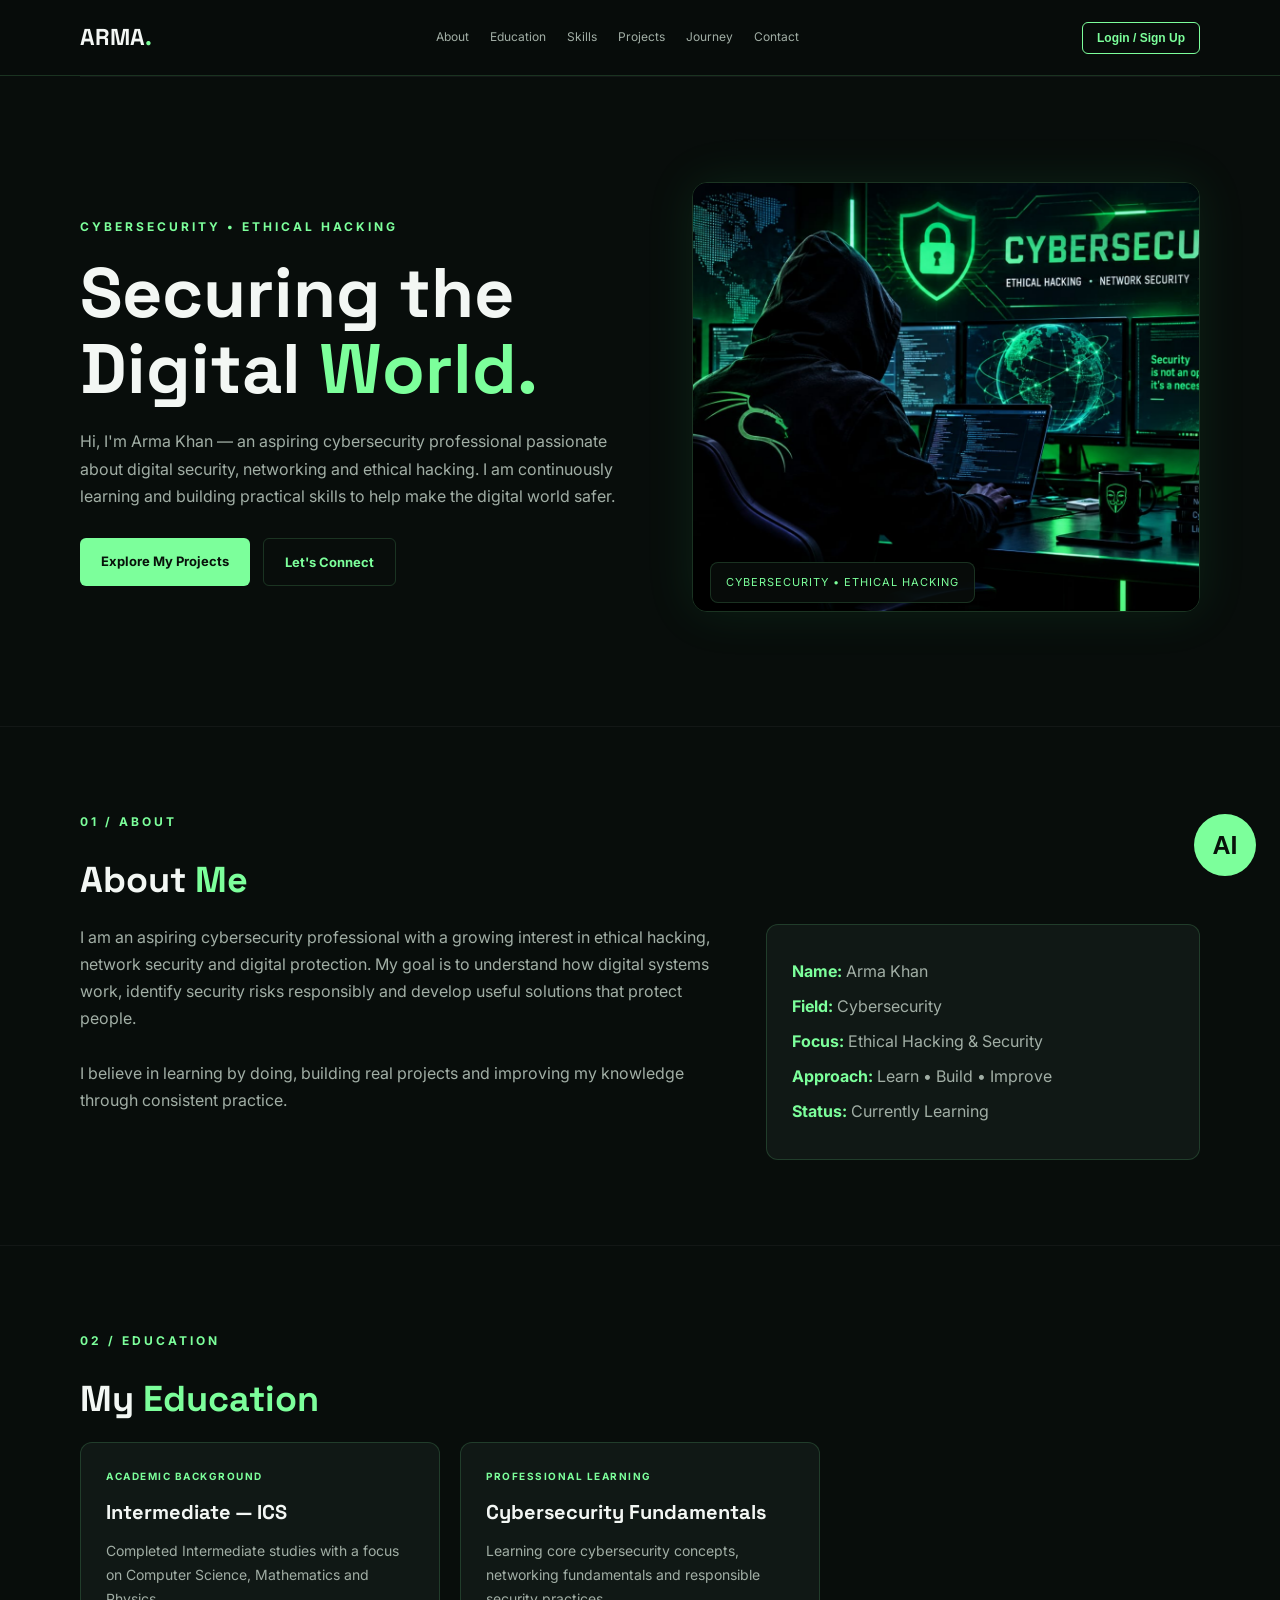
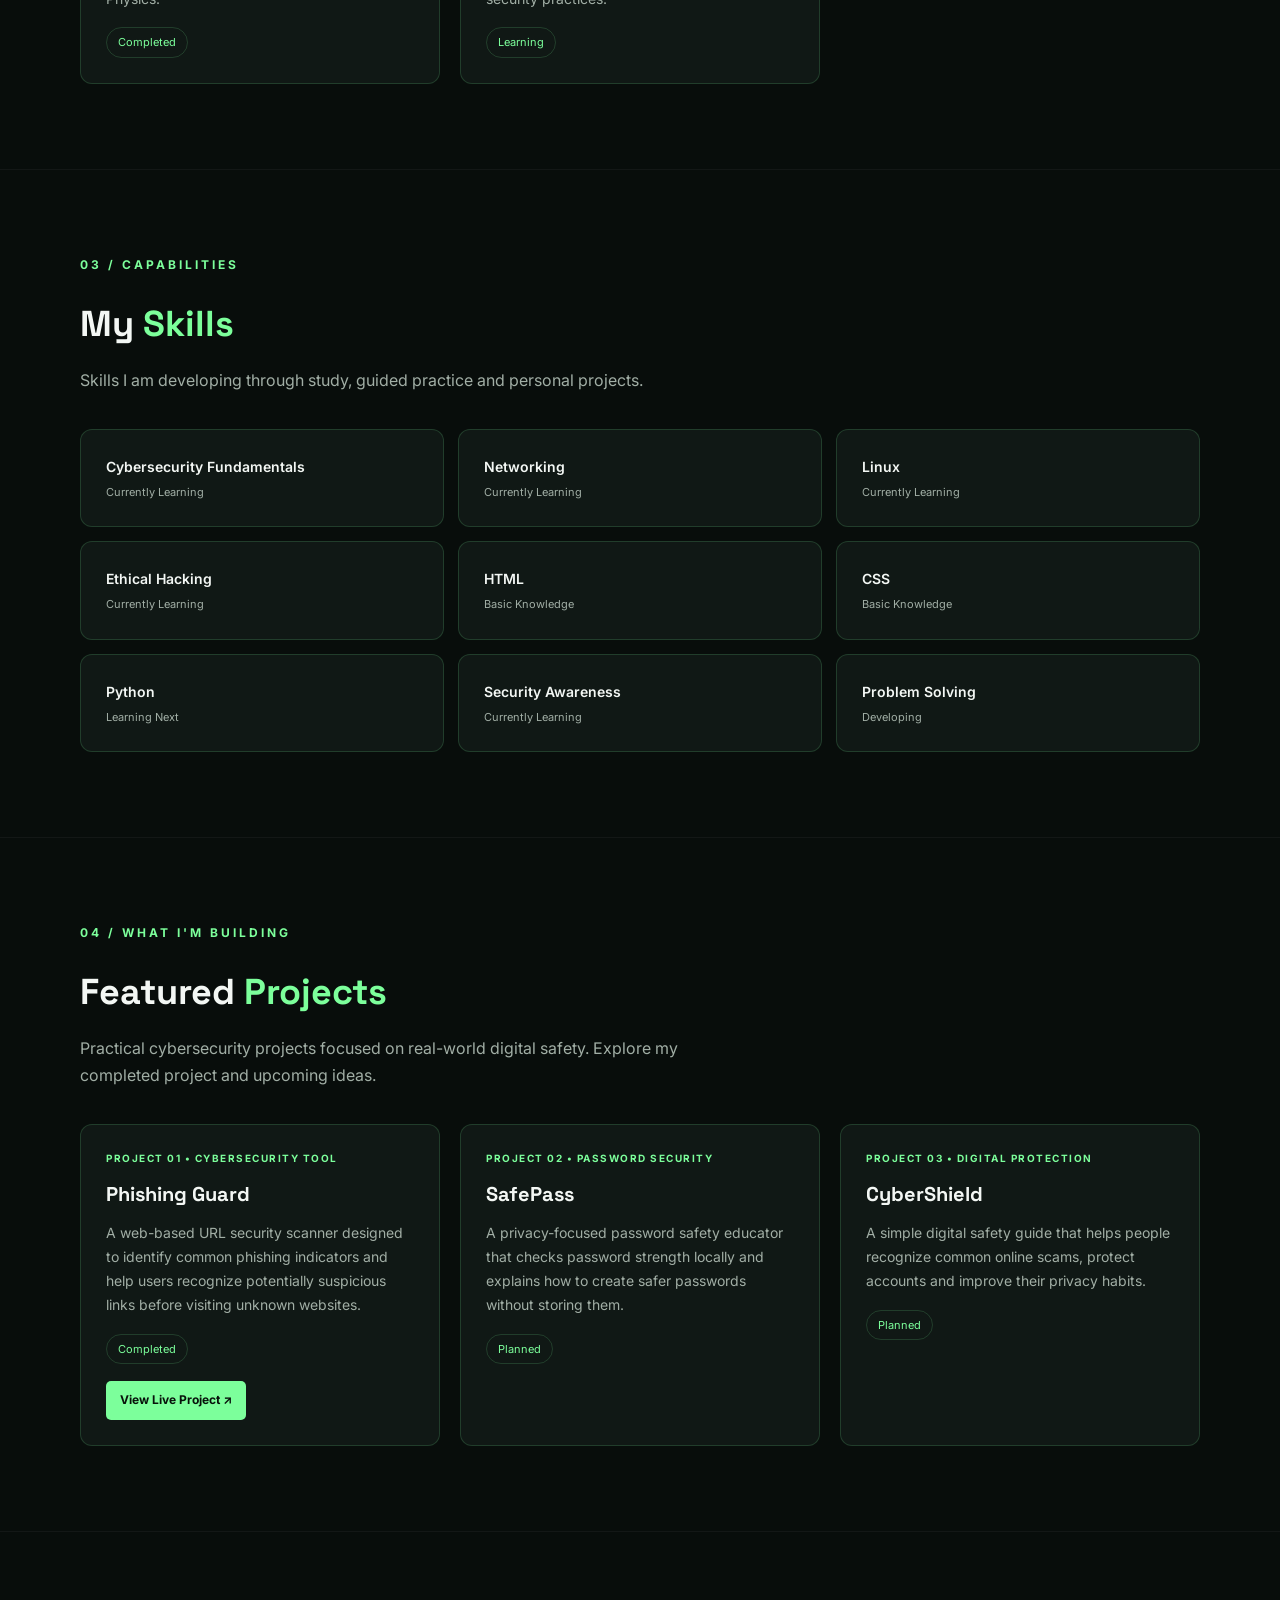
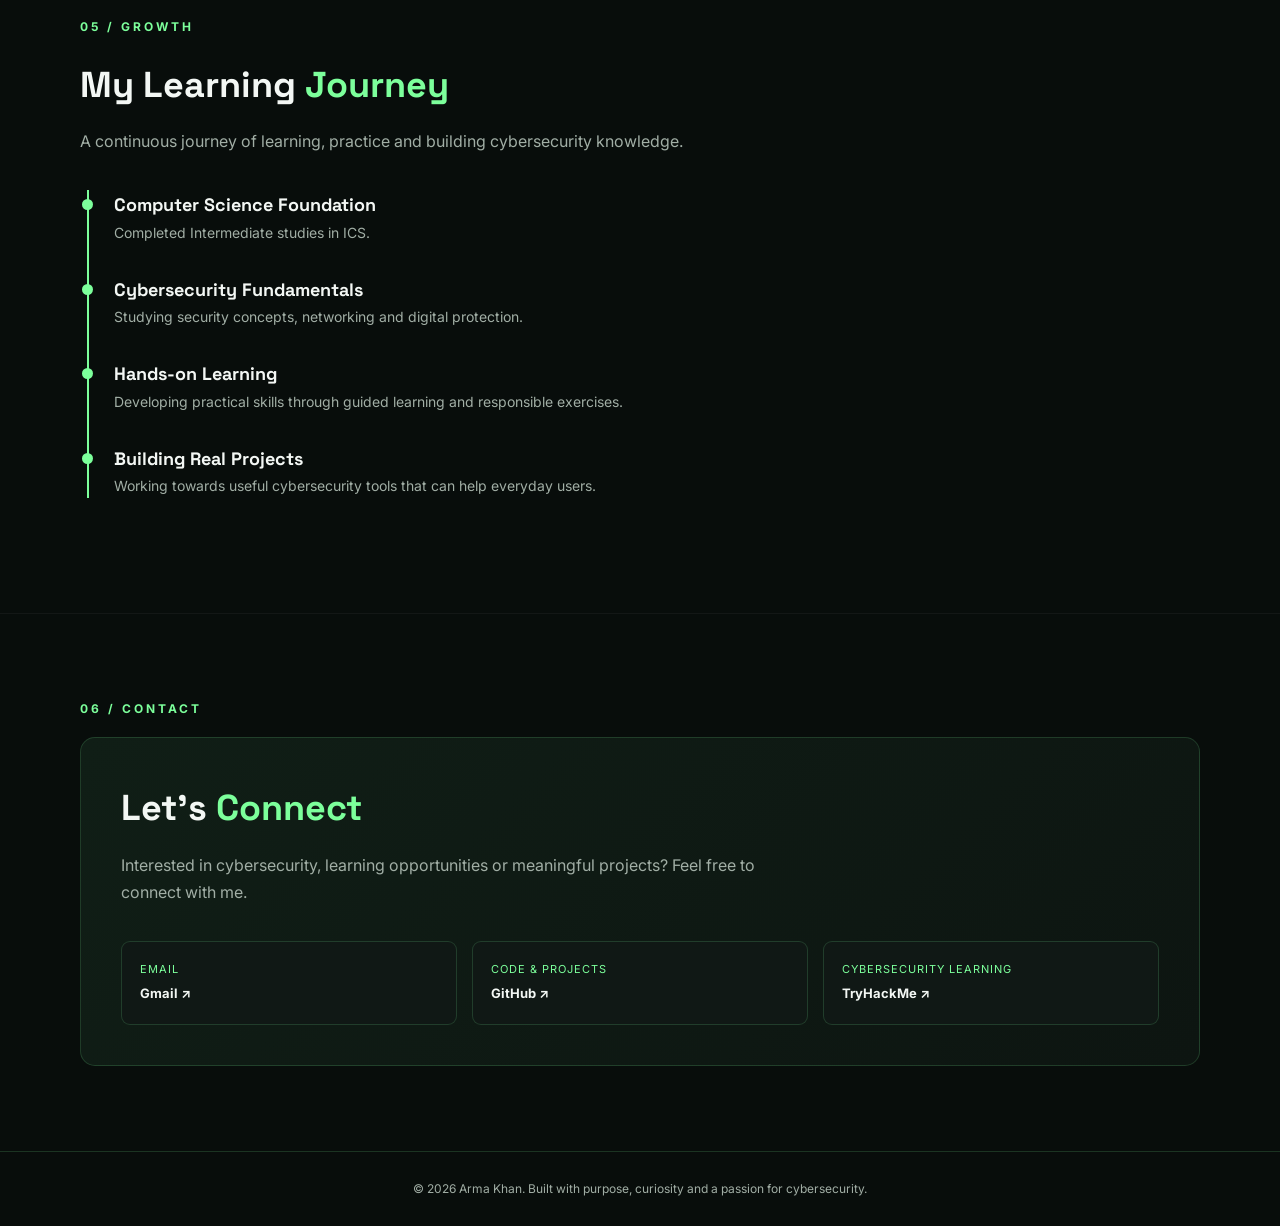
<file: index.html>
<!DOCTYPE html>
<html lang="en">
<head>
<meta charset="UTF-8">
<meta name="viewport" content="width=device-width, initial-scale=1.0">
<title>Arma Khan | Cybersecurity Portfolio</title>
<link href="https://fonts.googleapis.com/css2?family=Inter:wght@400;500;600;700;800&family=Space+Grotesk:wght@400;500;600;700&display=swap" rel="stylesheet">
<style>
:root{--bg:#080d0b;--panel:#101815;--green:#7cff9b;--muted:#a1aea5;--white:#f3f7f4;--border:rgba(124,255,155,.16)}
*{margin:0;padding:0;box-sizing:border-box;scroll-behavior:smooth}
body{background:var(--bg);color:var(--white);font-family:Inter,sans-serif;line-height:1.7}
a{text-decoration:none;color:inherit}.container{width:min(1120px,90%);margin:auto}
header{position:sticky;top:0;z-index:99;background:rgba(8,13,11,.95);backdrop-filter:blur(14px);border-bottom:1px solid var(--border)}
nav{min-height:75px;display:flex;align-items:center;justify-content:space-between;gap:20px}
.logo{font-family:"Space Grotesk";font-size:23px;font-weight:700}.logo span,.green{color:var(--green)}
.nav-links{display:flex;gap:21px;list-style:none;font-size:12px;color:var(--muted)}
.nav-links a:hover{color:var(--green)}.login-nav{border:1px solid var(--green);color:var(--green);padding:8px 14px;border-radius:6px;font-size:12px;font-weight:700;cursor:pointer;background:transparent}
.login-nav:hover{background:var(--green);color:#08120b}
.hero{min-height:650px;display:grid;grid-template-columns:1.05fr .95fr;align-items:center;gap:50px;padding:75px 0}
.eyebrow{color:var(--green);font-size:12px;letter-spacing:3px;font-weight:700;text-transform:uppercase;margin-bottom:18px}
h1,h2,h3{font-family:"Space Grotesk",sans-serif}.hero h1{font-size:clamp(43px,6vw,70px);line-height:1.08;margin-bottom:22px}.hero h1 span{color:var(--green)}
.hero p{color:var(--muted);margin-bottom:28px;max-width:540px}
.hero-image{position:relative}.hero-image img{width:100%;height:430px;object-fit:cover;border-radius:15px;border:1px solid var(--border);box-shadow:0 0 50px rgba(53,216,117,.10)}
.image-label{position:absolute;bottom:18px;left:18px;background:rgba(8,13,11,.9);border:1px solid var(--border);padding:10px 15px;border-radius:8px;color:var(--green);font-size:11px;letter-spacing:1px}
.buttons{display:flex;flex-wrap:wrap;gap:13px}.btn{display:inline-block;padding:12px 21px;border-radius:6px;font-size:13px;font-weight:700;transition:.2s}
.primary{background:var(--green);color:#08120b}.secondary{border:1px solid var(--border);color:var(--green)}.btn:hover{transform:translateY(-3px)}
section{padding:85px 0;border-top:1px solid rgba(255,255,255,.045)}.section-title{font-size:36px;margin-bottom:12px}
.section-intro{color:var(--muted);max-width:650px;margin-bottom:35px}
.about-grid{display:grid;grid-template-columns:1.2fr .8fr;gap:35px}.about-text{color:var(--muted)}
.info-card,.card,.skill-card{background:var(--panel);border:1px solid var(--border);border-radius:12px;padding:25px}
.info-card p{color:var(--muted);margin:8px 0}.info-card strong{color:var(--green)}
.grid{display:grid;grid-template-columns:repeat(3,1fr);gap:20px}.card{transition:.25s}.card:hover,.skill-card:hover{transform:translateY(-5px);border-color:var(--green)}
.card h3{font-size:20px;margin:10px 0}.card p{color:var(--muted);font-size:14px}
.card-tag{font-size:10px;letter-spacing:1.5px;color:var(--green);font-weight:700;text-transform:uppercase}
.status{display:inline-block;margin-top:17px;color:var(--green);font-size:11px;border:1px solid var(--border);padding:5px 11px;border-radius:20px}
.project-link{display:inline-block;margin-top:17px;padding:9px 14px;background:var(--green);color:#08120b;font-size:12px;font-weight:700;border-radius:5px}
.skills-grid{display:grid;grid-template-columns:repeat(3,1fr);gap:14px}.skill-card{font-size:14px;font-weight:600}
.skill-card span{display:block;color:var(--muted);font-size:11px;font-weight:400;margin-top:4px}
.timeline{border-left:2px solid var(--green);padding-left:25px;margin-left:7px}.timeline-item{position:relative;margin-bottom:30px}
.timeline-item:before{content:"";position:absolute;left:-32px;top:9px;width:11px;height:11px;background:var(--green);border-radius:50%}
.timeline-item h3{font-size:18px}.timeline-item p{color:var(--muted);font-size:14px}
.contact-box{background:linear-gradient(135deg,#101e16,#0d1511);border:1px solid var(--border);padding:40px;border-radius:15px}
.contact-links{display:grid;grid-template-columns:repeat(3,1fr);gap:15px;margin-top:25px}
.contact-link{padding:18px;background:var(--panel);border:1px solid var(--border);border-radius:9px}
.contact-link span{display:block;color:var(--green);font-size:11px;text-transform:uppercase;letter-spacing:1px}
.contact-link strong{font-size:13px;overflow-wrap:anywhere}
footer{padding:27px 0;text-align:center;color:var(--muted);font-size:12px;border-top:1px solid var(--border)}
.chat-launcher{position:fixed;right:24px;bottom:24px;z-index:200;width:62px;height:62px;border:0;border-radius:50%;background:var(--green);color:#08120b;font-size:25px;font-weight:800;cursor:pointer}
.chat-window{position:fixed;right:24px;bottom:100px;z-index:200;width:min(370px,calc(100vw - 30px));height:490px;background:#0d1511;border:1px solid var(--border);border-radius:15px;display:none;flex-direction:column;overflow:hidden;box-shadow:0 15px 50px rgba(0,0,0,.55)}
.chat-window.open{display:flex}.chat-header{padding:17px;display:flex;justify-content:space-between;align-items:center;background:#122019;border-bottom:1px solid var(--border)}
.chat-title{font-weight:700;color:var(--green)}.chat-subtitle{font-size:10px;color:var(--muted)}
.chat-close,.auth-close{background:none;border:0;color:white;font-size:23px;cursor:pointer}
.chat-messages{flex:1;padding:15px;overflow-y:auto;display:flex;flex-direction:column;gap:12px}
.chat-message{max-width:88%;padding:11px 13px;border-radius:11px;font-size:13px;white-space:pre-wrap;overflow-wrap:anywhere}
.bot-message{background:#17251c;border:1px solid var(--border);align-self:flex-start}
.user-message{background:var(--green);color:#08120b;align-self:flex-end}
.chat-form{display:flex;gap:8px;padding:12px;border-top:1px solid var(--border)}
.chat-form input{flex:1;min-width:0;padding:12px;border-radius:7px;border:1px solid var(--border);background:#101815;color:white;outline:none}
.chat-form button,.auth-submit{border:0;border-radius:7px;background:var(--green);color:#08120b;padding:10px 15px;font-weight:800;cursor:pointer}
.chat-note{padding:0 13px 9px;color:var(--muted);font-size:10px}
.modal{position:fixed;inset:0;z-index:300;background:rgba(0,0,0,.78);display:none;align-items:center;justify-content:center;padding:15px}
.modal.open{display:flex}.auth-box{width:min(400px,100%);background:#101815;border:1px solid var(--border);border-radius:15px;padding:28px;position:relative}
.auth-box h2{color:var(--green);margin-bottom:5px}.auth-box p{color:var(--muted);font-size:12px;margin-bottom:20px}
.auth-close{position:absolute;right:17px;top:13px}.auth-tabs{display:flex;gap:10px;margin-bottom:20px}
.auth-tab{flex:1;padding:10px;border:1px solid var(--border);color:var(--muted);background:transparent;border-radius:6px;cursor:pointer}
.auth-tab.active{color:#08120b;background:var(--green);font-weight:700}
.auth-box label{display:block;color:var(--muted);font-size:12px;margin:12px 0 5px}
.auth-box input{width:100%;padding:12px;border:1px solid var(--border);background:#080d0b;border-radius:6px;color:white;outline:none}
.auth-submit{width:100%;margin-top:20px}.auth-message{color:var(--green);font-size:12px;margin-top:12px;overflow-wrap:anywhere}
.auth-disclaimer{margin-top:15px;font-size:10px;color:var(--muted)}
@media(max-width:800px){.nav-links{gap:10px;flex-wrap:wrap;justify-content:flex-end;font-size:10px}nav{flex-wrap:wrap;padding:12px 0}.hero{grid-template-columns:1fr;padding:60px 0}.hero-image img{height:330px}.about-grid,.grid,.skills-grid,.contact-links{grid-template-columns:1fr}.section-title{font-size:30px}}
@media(max-width:450px){.nav-links{order:3;width:100%;justify-content:space-between}.chat-launcher{right:16px;bottom:16px}.chat-window{right:15px;bottom:88px;height:min(490px,70vh)}}
</style>
</head>
<body>
<header><div class="container"><nav>
<a href="#home" class="logo">ARMA<span>.</span></a>
<ul class="nav-links">
<li><a href="#about">About</a></li><li><a href="#education">Education</a></li><li><a href="#skills">Skills</a></li><li><a href="#projects">Projects</a></li><li><a href="#journey">Journey</a></li><li><a href="#contact">Contact</a></li>
</ul>
<button class="login-nav" id="openAuth">Login / Sign Up</button>
</nav></div></header>

<main>
<section class="container hero" id="home">
<div><div class="eyebrow">Cybersecurity • Ethical Hacking</div><h1>Securing the<br>Digital <span>World.</span></h1>
<p>Hi, I'm Arma Khan — an aspiring cybersecurity professional passionate about digital security, networking and ethical hacking. I am continuously learning and building practical skills to help make the digital world safer.</p>
<div class="buttons"><a class="btn primary" href="#projects">Explore My Projects</a><a class="btn secondary" href="#contact">Let's Connect</a></div></div>
<div class="hero-image"><img src="hero-cyber.png.jpeg" alt="Cybersecurity workstation"><div class="image-label">CYBERSECURITY • ETHICAL HACKING</div></div>
</section>

<section id="about"><div class="container"><div class="eyebrow">01 / About</div><h2 class="section-title">About <span class="green">Me</span></h2>
<div class="about-grid"><p class="about-text">I am an aspiring cybersecurity professional with a growing interest in ethical hacking, network security and digital protection. My goal is to understand how digital systems work, identify security risks responsibly and develop useful solutions that protect people.<br><br>I believe in learning by doing, building real projects and improving my knowledge through consistent practice.</p>
<div class="info-card"><p><strong>Name:</strong> Arma Khan</p><p><strong>Field:</strong> Cybersecurity</p><p><strong>Focus:</strong> Ethical Hacking & Security</p><p><strong>Approach:</strong> Learn • Build • Improve</p><p><strong>Status:</strong> Currently Learning</p></div></div></div></section>

<section id="education"><div class="container"><div class="eyebrow">02 / Education</div><h2 class="section-title">My <span class="green">Education</span></h2><div class="grid">
<article class="card"><div class="card-tag">Academic Background</div><h3>Intermediate — ICS</h3><p>Completed Intermediate studies with a focus on Computer Science, Mathematics and Physics.</p><span class="status">Completed</span></article>
<article class="card"><div class="card-tag">Professional Learning</div><h3>Cybersecurity Fundamentals</h3><p>Learning core cybersecurity concepts, networking fundamentals and responsible security practices.</p><span class="status">Learning</span></article>
</div></div></section>

<section id="skills"><div class="container"><div class="eyebrow">03 / Capabilities</div><h2 class="section-title">My <span class="green">Skills</span></h2><p class="section-intro">Skills I am developing through study, guided practice and personal projects.</p>
<div class="skills-grid">
<div class="skill-card">Cybersecurity Fundamentals<span>Currently Learning</span></div><div class="skill-card">Networking<span>Currently Learning</span></div><div class="skill-card">Linux<span>Currently Learning</span></div><div class="skill-card">Ethical Hacking<span>Currently Learning</span></div><div class="skill-card">HTML<span>Basic Knowledge</span></div><div class="skill-card">CSS<span>Basic Knowledge</span></div><div class="skill-card">Python<span>Learning Next</span></div><div class="skill-card">Security Awareness<span>Currently Learning</span></div><div class="skill-card">Problem Solving<span>Developing</span></div>
</div></div></section>

<section id="projects"><div class="container"><div class="eyebrow">04 / What I'm Building</div><h2 class="section-title">Featured <span class="green">Projects</span></h2><p class="section-intro">Practical cybersecurity projects focused on real-world digital safety. Explore my completed project and upcoming ideas.</p><div class="grid">
<article class="card"><div class="card-tag">Project 01 • Cybersecurity Tool</div><h3>Phishing Guard</h3><p>A web-based URL security scanner designed to identify common phishing indicators and help users recognize potentially suspicious links before visiting unknown websites.</p><span class="status">Completed</span><br><a class="project-link" href="phishguard/index.html" target="_blank" rel="noopener">View Live Project ↗</a></article>
<article class="card"><div class="card-tag">Project 02 • Password Security</div><h3>SafePass</h3><p>A privacy-focused password safety educator that checks password strength locally and explains how to create safer passwords without storing them.</p><span class="status">Planned</span></article>
<article class="card"><div class="card-tag">Project 03 • Digital Protection</div><h3>CyberShield</h3><p>A simple digital safety guide that helps people recognize common online scams, protect accounts and improve their privacy habits.</p><span class="status">Planned</span></article>
</div></div></section>

<section id="journey"><div class="container"><div class="eyebrow">05 / Growth</div><h2 class="section-title">My Learning <span class="green">Journey</span></h2><p class="section-intro">A continuous journey of learning, practice and building cybersecurity knowledge.</p><div class="timeline">
<div class="timeline-item"><h3>Computer Science Foundation</h3><p>Completed Intermediate studies in ICS.</p></div><div class="timeline-item"><h3>Cybersecurity Fundamentals</h3><p>Studying security concepts, networking and digital protection.</p></div><div class="timeline-item"><h3>Hands-on Learning</h3><p>Developing practical skills through guided learning and responsible exercises.</p></div><div class="timeline-item"><h3>Building Real Projects</h3><p>Working towards useful cybersecurity tools that can help everyday users.</p></div>
</div></div></section>

<section id="contact"><div class="container"><div class="eyebrow">06 / Contact</div><div class="contact-box"><h2 class="section-title">Let's <span class="green">Connect</span></h2><p class="section-intro">Interested in cybersecurity, learning opportunities or meaningful projects? Feel free to connect with me.</p><div class="contact-links">
<a class="contact-link" href="mailto:armakhan370@gmail.com"><span>Email</span><strong>Gmail ↗</strong></a><a class="contact-link" href="https://github.com/armaimrankhan-verse" target="_blank" rel="noopener"><span>Code & Projects</span><strong>GitHub ↗</strong></a><a class="contact-link" href="https://tryhackme.com/p/armaimrankhan31" target="_blank" rel="noopener"><span>Cybersecurity Learning</span><strong>TryHackMe ↗</strong></a>
</div></div></div></section>
</main>

<footer><div class="container">© 2026 Arma Khan. Built with purpose, curiosity and a passion for cybersecurity.</div></footer>

<button class="chat-launcher" id="chatLauncher" aria-label="Open Arma AI chat">AI</button>
<div class="chat-window" id="chatWindow">
<div class="chat-header"><div><div class="chat-title">ARMA AI</div><div class="chat-subtitle">Cybersecurity Portfolio Assistant</div></div><button class="chat-close" id="chatClose">×</button></div>
<div class="chat-messages" id="chatMessages"><div class="chat-message bot-message">Hello! I'm Arma AI. Ask me about Arma's portfolio, projects or cybersecurity learning.</div></div>
<form class="chat-form" id="chatForm"><input id="chatInput" type="text" maxlength="1000" placeholder="Ask Arma AI..." autocomplete="off" required><button type="submit" id="chatSend">Send</button></form>
<div class="chat-note">AI responses can make mistakes. Do not share private information.</div>
</div>

<div class="modal" id="authModal"><div class="auth-box">
<button class="auth-close" id="authClose">×</button><h2>Welcome</h2><p>Arma Khan | Cybersecurity Portfolio</p>
<div class="auth-tabs"><button class="auth-tab active" id="loginTab" type="button">Login</button><button class="auth-tab" id="signupTab" type="button">Sign Up</button></div>
<form id="authForm">
<label for="authEmail">Email</label><input id="authEmail" type="email" placeholder="Enter your email" autocomplete="email" required>
<label for="authPassword">Password</label><input id="authPassword" type="password" placeholder="At least 8 characters" autocomplete="current-password" required minlength="8">
<button class="auth-submit" type="submit" id="authSubmit">Login</button><div class="auth-message" id="authMessage" role="status"></div>
</form>
<div class="auth-disclaimer">Authentication is handled by Supabase. Never share your password or verification link.</div>
</div></div>

<script type="module">
import { createClient } from "https://cdn.jsdelivr.net/npm/@supabase/supabase-js@2/+esm";

// Supabase dashboard se apni Project URL aur anon/public key yahan lagao.
// OpenAI secret API key kabhi is HTML file mein mat rakhna.
const SUPABASE_URL = "YOUR_SUPABASE_PROJECT_URL";
const SUPABASE_ANON_KEY = "YOUR_SUPABASE_ANON_KEY";
const supabaseReady = SUPABASE_URL.startsWith("https://") &&
  !SUPABASE_URL.includes("YOUR_") && !SUPABASE_ANON_KEY.includes("YOUR_");
const supabase = supabaseReady ? createClient(SUPABASE_URL, SUPABASE_ANON_KEY) : null;

// Local testing backend. Online deploy karne ke baad is URL ko deployed backend URL se badalna.
const API_BASE_URL = "http://localhost:3000";
const $ = id => document.getElementById(id);

// Arma AI chatbot
const chatLauncher=$("chatLauncher"),chatWindow=$("chatWindow"),chatClose=$("chatClose");
const chatForm=$("chatForm"),chatInput=$("chatInput"),chatMessages=$("chatMessages"),chatSend=$("chatSend");
chatLauncher.addEventListener("click",()=>{chatWindow.classList.toggle("open");if(chatWindow.classList.contains("open"))chatInput.focus();});
chatClose.addEventListener("click",()=>chatWindow.classList.remove("open"));
function addChatMessage(message,type){
  const bubble=document.createElement("div");
  bubble.className="chat-message "+type;
  bubble.textContent=message;
  chatMessages.appendChild(bubble);
  chatMessages.scrollTop=chatMessages.scrollHeight;
  return bubble;
}
chatForm.addEventListener("submit",async event=>{
  event.preventDefault();
  const message=chatInput.value.trim();
  if(!message)return;
  addChatMessage(message,"user-message");
  chatInput.value="";
  chatSend.disabled=true;
  chatSend.textContent="...";
  const waiting=addChatMessage("Arma AI is thinking...","bot-message");
  try{
    const response=await fetch(`${API_BASE_URL}/api/chat`,{
      method:"POST",
      headers:{"Content-Type":"application/json"},
      body:JSON.stringify({message})
    });
    const data=await response.json();
    waiting.remove();
    if(!response.ok)throw new Error(data.error||"AI service is unavailable.");
    addChatMessage(data.reply||"Please try again.","bot-message");
  }catch(error){
    waiting.remove();
    addChatMessage(error.message+" Check that the backend is running.","bot-message");
  }finally{
    chatSend.disabled=false;
    chatSend.textContent="Send";
    chatInput.focus();
  }
});

// Real email/password authentication through Supabase Auth
const authModal=$("authModal"),openAuth=$("openAuth"),authClose=$("authClose");
const loginTab=$("loginTab"),signupTab=$("signupTab"),authForm=$("authForm");
const authEmail=$("authEmail"),authPassword=$("authPassword"),authSubmit=$("authSubmit"),authMessage=$("authMessage");
let authMode="login";
function setAuthMode(mode){
  authMode=mode;
  loginTab.classList.toggle("active",mode==="login");
  signupTab.classList.toggle("active",mode==="signup");
  authSubmit.textContent=mode==="login"?"Login":"Create Account";
  authPassword.autocomplete=mode==="login"?"current-password":"new-password";
  authMessage.textContent="";
}
openAuth.addEventListener("click",()=>authModal.classList.add("open"));
authClose.addEventListener("click",()=>authModal.c
</file>
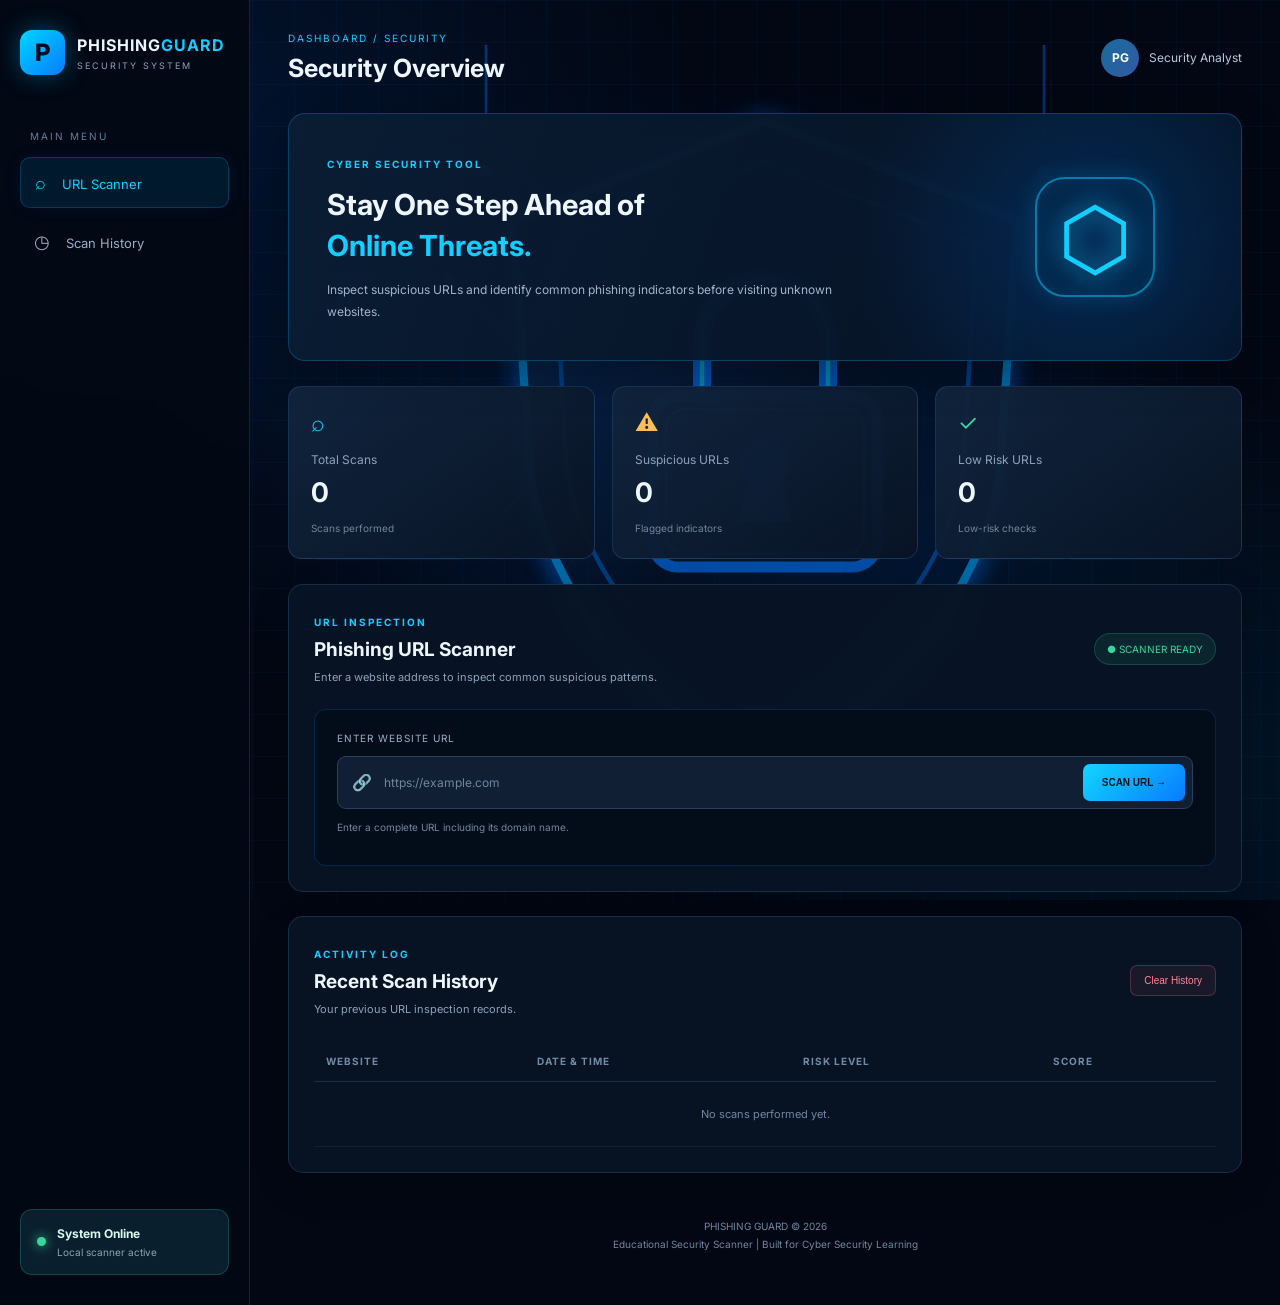
<file: phishguard/index.html>
<!DOCTYPE html>
<html lang="en">
<head>
    <meta charset="UTF-8">
    <meta name="viewport" content="width=device-width, initial-scale=1.0">
    <title>Phishing Guard | URL Security Scanner</title>
    <link rel="stylesheet" href="style.css">
    <link rel="preconnect" href="https://fonts.googleapis.com">
    <link href="https://fonts.googleapis.com/css2?family=Inter:wght@400;500;600;700;800&display=swap" rel="stylesheet">
</head>
<body>

<div class="dashboard">

    <aside class="sidebar">
        <div class="brand">
            <div class="brand-icon">P</div>
            <div>
                <h2>PHISHING<span>GUARD</span></h2>
                <small>SECURITY SYSTEM</small>
            </div>
        </div>

        <div class="menu-label">MAIN MENU</div>

        <a href="#scanner" class="menu-item active">
            <span>⌕</span> URL Scanner
        </a>

        <a href="#history" class="menu-item">
            <span>◷</span> Scan History
        </a>

        <div class="sidebar-bottom">
            <div class="status-dot"></div>
            <div>
                <strong>System Online</strong>
                <small>Local scanner active</small>
            </div>
        </div>
    </aside>

    <main class="main-content">

        <header class="topbar">
            <div>
                <p class="breadcrumb">DASHBOARD / SECURITY</p>
                <h1>Security Overview</h1>
            </div>
            <div class="profile">
                <div class="profile-icon">PG</div>
                <span>Security Analyst</span>
            </div>
        </header>

        <section class="welcome">
            <div>
                <span class="eyebrow">CYBER SECURITY TOOL</span>
                <h2>Stay One Step Ahead of<br><span>Online Threats.</span></h2>
                <p>Inspect suspicious URLs and identify common phishing indicators before visiting unknown websites.</p>
            </div>
            <div class="shield-art">⬡</div>
        </section>

        <section class="stats">
            <div class="stat-card">
                <span class="stat-icon">⌕</span>
                <p>Total Scans</p>
                <h2 id="totalScans">0</h2>
                <small>Scans performed</small>
            </div>

            <div class="stat-card">
                <span class="stat-icon warning">⚠</span>
                <p>Suspicious URLs</p>
                <h2 id="suspiciousScans">0</h2>
                <small>Flagged indicators</small>
            </div>

            <div class="stat-card">
                <span class="stat-icon safe">✓</span>
                <p>Low Risk URLs</p>
                <h2 id="safeScans">0</h2>
                <small>Low-risk checks</small>
            </div>
        </section>

        <section class="scanner-section" id="scanner">
            <div class="section-heading">
                <div>
                    <span class="eyebrow">URL INSPECTION</span>
                    <h2>Phishing URL Scanner</h2>
                    <p>Enter a website address to inspect common suspicious patterns.</p>
                </div>
                <span class="live-badge">● SCANNER READY</span>
            </div>

            <div class="scanner-box">
                <label for="urlInput">ENTER WEBSITE URL</label>

                <div class="input-area">
                    <span class="input-icon">🔗</span>
                    <input type="text" id="urlInput"
                        placeholder="https://example.com"
                        autocomplete="off">
                    <button id="scanButton">SCAN URL <span>→</span></button>
                </div>

                <p class="input-hint">Enter a complete URL including its domain name.</p>
                <p id="errorMessage" class="error-message"></p>
            </div>

            <div id="result" class="result-box hidden" aria-live="polite">
                <div class="result-top">
                    <div>
                        <span class="eyebrow">SCAN REPORT</span>
                        <h2 id="resultTitle">Analysis Complete</h2>
                    </div>
                    <span id="riskBadge" class="risk-badge">LOW RISK</span>
                </div>

                <div class="score-area">
                    <div>
                        <p>Risk Score</p>
                        <h2 id="riskScore">0<span>/100</span></h2>
                    </div>
                    <div class="score-track">
                        <div id="scoreFill"></div>
                    </div>
                </div>

                <p id="scannedUrl" class="scanned-url"></p>

                <h3>Security Indicators</h3>
                <ul id="indicatorList" class="indicator-list"></ul>

                <p id="resultNote" class="result-note"></p>
            </div>
        </section>

        <section class="history-section" id="history">
            <div class="history-heading">
                <div>
                    <span class="eyebrow">ACTIVITY LOG</span>
                    <h2>Recent Scan History</h2>
                    <p>Your previous URL inspection records.</p>
                </div>
                <button id="clearHistory" class="clear-button">Clear History</button>
            </div>

            <div class="table-wrapper">
                <table>
                    <thead>
                        <tr>
                            <th>WEBSITE</th>
                            <th>DATE & TIME</th>
                            <th>RISK LEVEL</th>
                            <th>SCORE</th>
                        </tr>
                    </thead>
                    <tbody id="historyBody">
                        <tr>
                            <td colspan="4" class="empty-state">No scans performed yet.</td>
                        </tr>
                    </tbody>
                </table>
            </div>
        </section>

        <footer>
            <p>PHISHING GUARD © 2026</p>
            <p>Educational Security Scanner | Built for Cyber Security Learning</p>
        </footer>

    </main>
</div>

<script src="script.js"></script>
</body>
</html>
</file>
<file: phishguard/style.css>
/* =========================================
   PHISHING GUARD - FINAL CYBERSECURITY UI
========================================= */

* {
    margin: 0;
    padding: 0;
    box-sizing: border-box;
}

:root {
    --bg: #030713;
    --panel: #0b1729;
    --panel2: #10223a;
    --cyan: #12cfff;
    --blue: #087bff;
    --green: #38d69c;
    --red: #ff647c;
    --yellow: #ffbd59;
    --text: #edf5ff;
    --muted: #8da2bb;
    --border: rgba(75, 157, 230, .2);
}

html {
    scroll-behavior: smooth;
}

body {
    position: relative;
    isolation: isolate;
    min-height: 100vh;
    font-family: Inter, Arial, sans-serif;
    color: var(--text);
    background-color: #020713;
    background-image:
        radial-gradient(ellipse at 55% 48%, rgba(0, 83, 190, .22), transparent 55%),
        radial-gradient(ellipse at 12% 15%, rgba(0, 115, 255, .13), transparent 35%),
        radial-gradient(ellipse at 90% 85%, rgba(0, 170, 255, .09), transparent 35%),
        linear-gradient(rgba(0, 110, 220, .055) 1px, transparent 1px),
        linear-gradient(90deg, rgba(0, 110, 220, .055) 1px, transparent 1px);
    background-size: auto, auto, auto, 42px 42px, 42px 42px;
    background-attachment: fixed;
}

/* LARGE SHIELD AND LOCK WATERMARK */

body::before {
    content: "";
    position: fixed;
    z-index: 0;
    pointer-events: none;
    inset: 0;
    background-image: url("data:image/svg+xml,%3Csvg xmlns='http://www.w3.org/2000/svg' viewBox='0 0 1000 900'%3E%3Cdefs%3E%3ClinearGradient id='s' x1='0' y1='0' x2='1' y2='1'%3E%3Cstop stop-color='%230d3b70'/%3E%3Cstop offset='.5' stop-color='%23071124'/%3E%3Cstop offset='1' stop-color='%23001b42'/%3E%3C/linearGradient%3E%3Cfilter id='g'%3E%3CfeGaussianBlur stdDeviation='12'/%3E%3C/filter%3E%3C/defs%3E%3Cg fill='none' stroke='%230078ff' stroke-width='3' opacity='.65'%3E%3Cpath d='M0 140H190L260 210H340M0 260H150L230 340H350M0 570H160L240 490H350M0 730H180L260 650H350M1000 140H810L740 210H660M1000 260H850L770 340H650M1000 570H840L760 490H650M1000 730H820L740 650H650'/%3E%3Cpath d='M190 0V100L260 170M810 0V100L740 170M190 900V800L260 730M810 900V800L740 730'/%3E%3C/g%3E%3Cg fill='%2300aaff'%3E%3Ccircle cx='190' cy='140' r='6'/%3E%3Ccircle cx='260' cy='210' r='5'/%3E%3Ccircle cx='150' cy='260' r='6'/%3E%3Ccircle cx='240' cy='490' r='5'/%3E%3Ccircle cx='810' cy='140' r='6'/%3E%3Ccircle cx='740' cy='210' r='5'/%3E%3Ccircle cx='850' cy='260' r='6'/%3E%3Ccircle cx='760' cy='490' r='5'/%3E%3C/g%3E%3Cpath d='M500 75L790 190L770 490Q735 690 500 820Q265 690 230 490L210 190Z' fill='%230078ff' opacity='.65' filter='url(%23g)'/%3E%3Cpath d='M500 85L780 195L760 485Q725 675 500 800Q275 675 240 485L220 195Z' fill='url(%23s)' stroke='%2300aaff' stroke-width='9'/%3E%3Cpath d='M500 130L735 220L720 475Q690 640 500 750Q310 640 280 475L265 220Z' fill='none' stroke='%23005bba' stroke-width='5'/%3E%3Cpath d='M430 405V330A70 70 0 0 1 570 330V405' fill='none' stroke='%230078ff' stroke-width='20' stroke-linecap='round'/%3E%3Cpath d='M430 405V330A70 70 0 0 1 570 330V405' fill='none' stroke='%2300cfff' stroke-width='5'/%3E%3Crect x='375' y='390' width='250' height='190' rx='28' fill='%23061328' stroke='%230078ff' stroke-width='12'/%3E%3Crect x='390' y='405' width='220' height='160' rx='20' fill='none' stroke='%2300aaff' stroke-width='3'/%3E%3Ccircle cx='500' cy='465' r='27' fill='%230078ff'/%3E%3Cpath d='M482 480H518L530 530H470Z' fill='%230078ff'/%3E%3C/svg%3E");
    background-repeat: no-repeat;
    background-position: calc(50% + 125px)  center;
    background-size: min(90vw, 900px) auto;
    opacity: .58;
}

/* DASHBOARD */

.dashboard {
    position: relative;
    z-index: 1;
    display: flex;
    min-height: 100vh;
}

/* SIDEBAR */

.sidebar {
    width: 250px;
    min-height: 100vh;
    padding: 30px 20px;
    background: rgba(3, 9, 20, .97);
    border-right: 1px solid var(--border);
    display: flex;
    flex-direction: column;
    flex-shrink: 0;
    backdrop-filter: blur(15px);
}

.brand {
    display: flex;
    align-items: center;
    gap: 12px;
    margin-bottom: 55px;
}

.brand-icon {
    width: 45px;
    height: 45px;
    display: grid;
    place-items: center;
    border-radius: 12px;
    background: linear-gradient(135deg, #00d5ff, #087bff);
    color: #03101f;
    font-size: 24px;
    font-weight: 800;
    box-shadow: 0 0 25px rgba(0, 190, 255, .35);
}

.brand h2 {
    font-size: 16px;
    letter-spacing: 1px;
}

.brand h2 span {
    color: var(--cyan);
}

.brand small {
    display: block;
    color: var(--muted);
    font-size: 9px;
    letter-spacing: 2px;
    margin-top: 5px;
}

.menu-label {
    color: #647c98;
    font-size: 10px;
    letter-spacing: 2px;
    margin: 0 0 15px 10px;
}

.menu-item {
    display: block;
    padding: 14px;
    margin-bottom: 9px;
    border-radius: 10px;
    color: #9aadc4;
    text-decoration: none;
    font-size: 13px;
    transition: .25s;
}

.menu-item span {
    margin-right: 12px;
    font-size: 18px;
}

.menu-item:hover,
.menu-item.active {
    color: var(--cyan);
    background: rgba(0, 174, 255, .1);
    border: 1px solid rgba(0, 190, 255, .2);
    box-shadow: 0 0 18px rgba(0, 110, 255, .08);
}

.sidebar-bottom {
    margin-top: auto;
    padding: 16px;
    display: flex;
    align-items: center;
    gap: 11px;
    background: rgba(12, 35, 49, .9);
    border: 1px solid rgba(56, 214, 156, .22);
    border-radius: 12px;
}

.sidebar-bottom strong {
    display: block;
    color: #d9f8ed;
    font-size: 12px;
    margin-bottom: 5px;
}

.sidebar-bottom small {
    display: block;
    color: var(--muted);
    font-size: 10px;
}

.status-dot {
    width: 9px;
    height: 9px;
    flex-shrink: 0;
    border-radius: 50%;
    background: var(--green);
    box-shadow: 0 0 12px var(--green);
}

/* MAIN CONTENT */

.main-content {
    flex: 1;
    min-width: 0;
    padding: 32px 38px;
}

.topbar {
    display: flex;
    justify-content: space-between;
    align-items: center;
    margin-bottom: 30px;
}

.breadcrumb {
    color: var(--cyan);
    font-size: 10px;
    letter-spacing: 2px;
    margin-bottom: 9px;
}

.topbar h1 {
    font-size: 25px;
}

.profile {
    display: flex;
    align-items: center;
    gap: 10px;
    color: #b8c9dc;
    font-size: 12px;
}

.profile-icon {
    width: 38px;
    height: 38px;
    display: grid;
    place-items: center;
    border-radius: 50%;
    background: linear-gradient(135deg, #176d9a, #3458a6);
    color: white;
    font-size: 12px;
    font-weight: bold;
}

/* WELCOME BANNER */

.welcome {
    position: relative;
    overflow: hidden;
    padding: 38px;
    min-height: 210px;
    margin-bottom: 25px;
    border: 1px solid rgba(0, 190, 255, .25);
    border-radius: 17px;
    background:
        radial-gradient(circle at 85% 50%, rgba(0, 120, 255, .22), transparent 30%),
        linear-gradient(110deg, rgba(10, 29, 52, .98), rgba(5, 17, 34, .96));
    box-shadow: 0 12px 40px rgba(0, 0, 0, .3);
}

.eyebrow {
    display: inline-block;
    color: var(--cyan);
    font-size: 10px;
    letter-spacing: 2px;
    font-weight: 700;
}

.welcome h2 {
    font-size: 29px;
    line-height: 1.4;
    margin: 13px 0;
}

.welcome h2 span {
    color: var(--cyan);
}

.welcome p {
    max-width: 560px;
    color: #a1b4ca;
    font-size: 12px;
    line-height: 1.8;
}

.shield-art {
    position: absolute;
    right: 9%;
    top: 50%;
    transform: translateY(-50%);
    width: 120px;
    height: 120px;
    display: grid;
    place-items: center;
    border: 2px solid rgba(0, 200, 255, .55);
    border-radius: 30px;
    color: var(--cyan);
    font-size: 85px;
    text-shadow: 0 0 25px var(--cyan);
    box-shadow:
        0 0 25px rgba(0, 190, 255, .2),
        inset 0 0 25px rgba(0, 190, 255, .12);
}

/* STAT CARDS */

.stats {
    display: grid;
    grid-template-columns: repeat(3, 1fr);
    gap: 17px;
    margin-bottom: 25px;
}

.stat-card {
    padding: 22px;
    background: linear-gradient(145deg, rgba(17, 37, 62, .97), rgba(8, 20, 37, .97));
    border: 1px solid var(--border);
    border-radius: 13px;
    transition: .25s;
}

.stat-card:hover {
    transform: translateY(-3px);
    border-color: rgba(0, 190, 255, .45);
    box-shadow: 0 8px 25px rgba(0, 100, 255, .1);
}

.stat-icon {
    display: inline-block;
    color: var(--cyan);
    font-size: 23px;
    margin-bottom: 15px;
}

.stat-icon.warning {
    color: var(--yellow);
}

.stat-icon.safe {
    color: var(--green);
}

.stat-card p {
    color: var(--muted);
    font-size: 12px;
    margin-bottom: 9px;
}

.stat-card h2 {
    font-size: 27px;
    margin-bottom: 7px;
}

.stat-card small {
    color: #71869e;
    font-size: 10px;
}

/* SCANNER AND HISTORY */

.scanner-section,
.history-section {
    padding: 25px;
    margin-bottom: 24px;
    border: 1px solid var(--border);
    border-radius: 15px;
    background: rgba(8, 20, 37, .96);
    box-shadow: 0 12px 35px rgba(0, 0, 0, .2);
    backdrop-filter: blur(12px);
}

.section-heading,
.history-heading {
    display: flex;
    justify-content: space-between;
    align-items: center;
    gap: 15px;
    margin-bottom: 22px;
}

.section-heading h2,
.history-heading h2 {
    font-size: 19px;
    margin: 8px 0;
}

.section-heading p,
.history-heading p {
    color: var(--muted);
    font-size: 11px;
    line-height: 1.6;
}

.live-badge {
    white-space: nowrap;
    color: var(--green);
    font-size: 10px;
    padding: 9px 12px;
    border-radius: 20px;
    background: rgba(56, 214, 156, .09);
    border: 1px solid rgba(56, 214, 156, .2);
}

/* URL INPUT */

.scanner-box {
    padding: 22px;
    background: rgba(4, 13, 27, .95);
    border: 1px solid rgba(0, 140, 255, .2);
    border-radius: 12px;
}

.scanner-box label {
    display: block;
    color: #9aafc6;
    font-size: 10px;
    letter-spacing: 1px;
    margin-bottom: 12px;
}

.input-area {
    display: flex;
    align-items: center;
    gap: 12px;
    padding: 5px 7px 5px 14px;
    background: #101f34;
    border: 1px solid #29415d;
    border-radius: 9px;
}

.input-area:focus-within {
    border-color: var(--cyan);
    box-shadow: 0 0 0 3px rgba(0, 190, 255, .08);
}

.input-icon {
    color: var(--cyan);
}

.input-area input {
    flex: 1;
    min-width: 0;
    padding: 13px 0;
    border: none;
    outline: none;
    background: transparent;
    color: white;
    font-family: inherit;
    font-size: 12px;
}

.input-area input::placeholder {
    color: #71869e;
}

.input-area button {
    padding: 13px 19px;
    border: none;
    border-radius: 7px;
    background: linear-gradient(135deg, #12d6ff, #087bff);
    color: #06111f;
    font-weight: 800;
    font-size: 10px;
    cursor: pointer;
    transition: .2s;
}

.input-area button:hover {
    filter: brightness(1.15);
    transform: translateY(-1px);
}

.input-hint {
    color: #71869e;
    font-size: 10px;
    margin-top: 12px;
}

.error-message {
    color: var(--red);
    font-size: 12px;
    margin-top: 10px;
}

/* SCAN RESULT */

.hidden {
    display: none !important;
}

.result-box {
    margin-top: 20px;
    padding: 22px;
    background: #071426;
    border: 1px solid var(--border);
    border-radius: 12px;
}

.result-top {
    display: flex;
    justify-content: space-between;
    align-items: center;
    gap: 12px;
    margin-bottom: 20px;
}

.result-top h2 {
    font-size: 18px;
    margin-top: 8px;
}

.risk-badge {
    padding: 8px 12px;
    border-radius: 20px;
    font-size: 10px;
    font-weight: 700;
}

.risk-badge.low {
    color: var(--green);
    background: rgba(56, 214, 156, .12);
}

.risk-badge.medium {
    color: var(--yellow);
    background: rgba(255, 189, 89, .12);
}

.risk-badge.high {
    color: var(--red);
    background: rgba(255, 100, 124, .12);
}

.score-area {
    margin: 18px 0;
}

.score-area p {
    color: var(--muted);
    font-size: 11px;
    margin-bottom: 7px;
}

.score-area h2 {
    font-size: 26px;
    margin-bottom: 12px;
}

.score-area h2 span {
    color: var(--muted);
    font-size: 13px;
}

.score-track {
    width: 100%;
    height: 8px;
    background: #23344b;
    border-radius: 20px;
    overflow: hidden;
}

#scoreFill {
    width: 0;
    height: 100%;
    background: linear-gradient(90deg, var(--green), var(--yellow), var(--red));
    border-radius: 20px;
    transition: width .5s ease;
}

.scanned-url {
    overflow-wrap: anywhere;
    padding: 12px;
    margin: 15px 0;
    border-radius: 8px;
    background: #14243a;
    color: var(--cyan);
    font-size: 11px;
}

.result-box h3 {
    font-size: 13px;
    margin: 16px 0 10px;
}

.indicator-list {
    padding-left: 18px;
}

.indicator-list li {
    padding: 9px 0;
    color: #afc0d3;
    font-size: 11px;
    border-bottom: 1px solid var(--border);
}

.result-note {
    padding: 12px;
    margin-top: 16px;
    border-left: 3px solid var(--cyan);
    background: rgba(0, 180, 255, .06);
    color: #aebfd2;
    font-size: 11px;
    line-height: 1.7;
}

/* SCAN HISTORY TABLE */

.clear-button {
    padding: 9px 13px;
    color: #ff8798;
    background: rgba(255, 100, 124, .08);
    border: 1px solid rgba(255, 100, 124, .25);
    border-radius: 7px;
    font-size: 10px;
    cursor: pointer;
}

.clear-button:hover {
    background: rgba(255, 100, 124, .17);
}

.table-wrapper {
    width: 100%;
    overflow-x: auto;
}

table {
    width: 100%;
    min-width: 480px;
    border-collapse: collapse;
}

th {
    padding: 14px 12px;
    text-align: left;
    color: #718ba7;
    font-size: 10px;
    letter-spacing: 1px;
    border-bottom: 1px solid var(--border);
}

td {
    padding: 14px 12px;
    color: #bdcbdc;
    font-size: 11px;
    border-bottom: 1px solid rgba(100, 170, 220, .09);
}

tr:hover td {
    background: rgba(0, 190, 255, .035);
}

.empty-state {
    text-align: center;
    color: #71869e;
    padding: 25px;
}

.table-risk {
    display: inline-block;
    padding: 6px 10px;
    border-radius: 20px;
    font-size: 10px;
}

.table-risk.low {
    color: var(--green);
    background: rgba(56, 214, 156, .1);
}

.table-risk.medium-text {
    color: var(--yellow);
    background: rgba(255, 189, 89, .1);
}

.table-risk.high-text {
    color: var(--red);
    background: rgba(255, 100, 124, .1);
}

/* FOOTER */

footer {
    padding: 20px 0;
    text-align: center;
    color: #71869e;
    font-size: 10px;
    line-height: 1.8;
}

/* TABLET */

@media (max-width: 900px) {
    .sidebar {
        width: 205px;
        padding: 25px 14px;
    }

    .main-content {
        padding: 25px 20px;
    }

    .shield-art {
        right: 5%;
    }

    body::before {
        background-size: 750px auto;
    }
}

/* MOBILE */

@media (max-width: 650px) {
    .dashboard {
        display: block;
    }

    .sidebar {
        width: 100%;
        min-height: auto;
        padding: 15px;
        border-right: none;
        border-bottom: 1px solid var(--border);
    }

    .brand {
        margin-bottom: 17px;
    }

    .menu-label {
        display: none;
    }

    .menu-item {
        display: inline-block;
        padding: 10px;
        margin: 0 4px 0 0;
        font-size: 11px;
    }

    .sidebar-bottom {
        margin-top: 12px;
    }

    .main-content {
        padding: 20px 14px;
    }

    .topbar {
        margin-bottom: 22px;
    }

    .topbar h1 {
        font-size: 20px;
    }

    .profile {
        font-size: 10px;
    }

    .welcome {
        padding: 25px 19px;
        min-height: 200px;
    }

    .welcome h2 {
        font-size: 21px;
    }

    .welcome p {
        max-width: 75%;
        font-size: 10px;
    }

    .shield-art {
        width: 65px;
        height: 65px;
        right: 5%;
        font-size: 43px;
        border-radius: 18px;
    }

    body::before {
        background-size: 430px auto;
        background-position: center 55%;
        opacity: .42;
    }

    .stats {
        grid-template-columns: 1fr;
        gap: 12px;
    }

    .stat-card {
        padding: 17px;
    }

    .scanner-section,
    .history-section {
        padding: 17px;
    }

    .section-heading,
    .history-heading {
        align-items: flex-start;
    }

    .section-heading h2,
    .history-heading h2 {
        font-size: 16px;
    }

    .live-badge {
        font-size: 8px;
        padding: 7px;
    }

    .scanner-box {
        padding: 14px;
    }

    .input-area {
        flex-wrap: wrap;
    }

    .input-area input {
        width: 70%;
    }

    .input-area button {
        width: 100%;
    }
}
</file>
